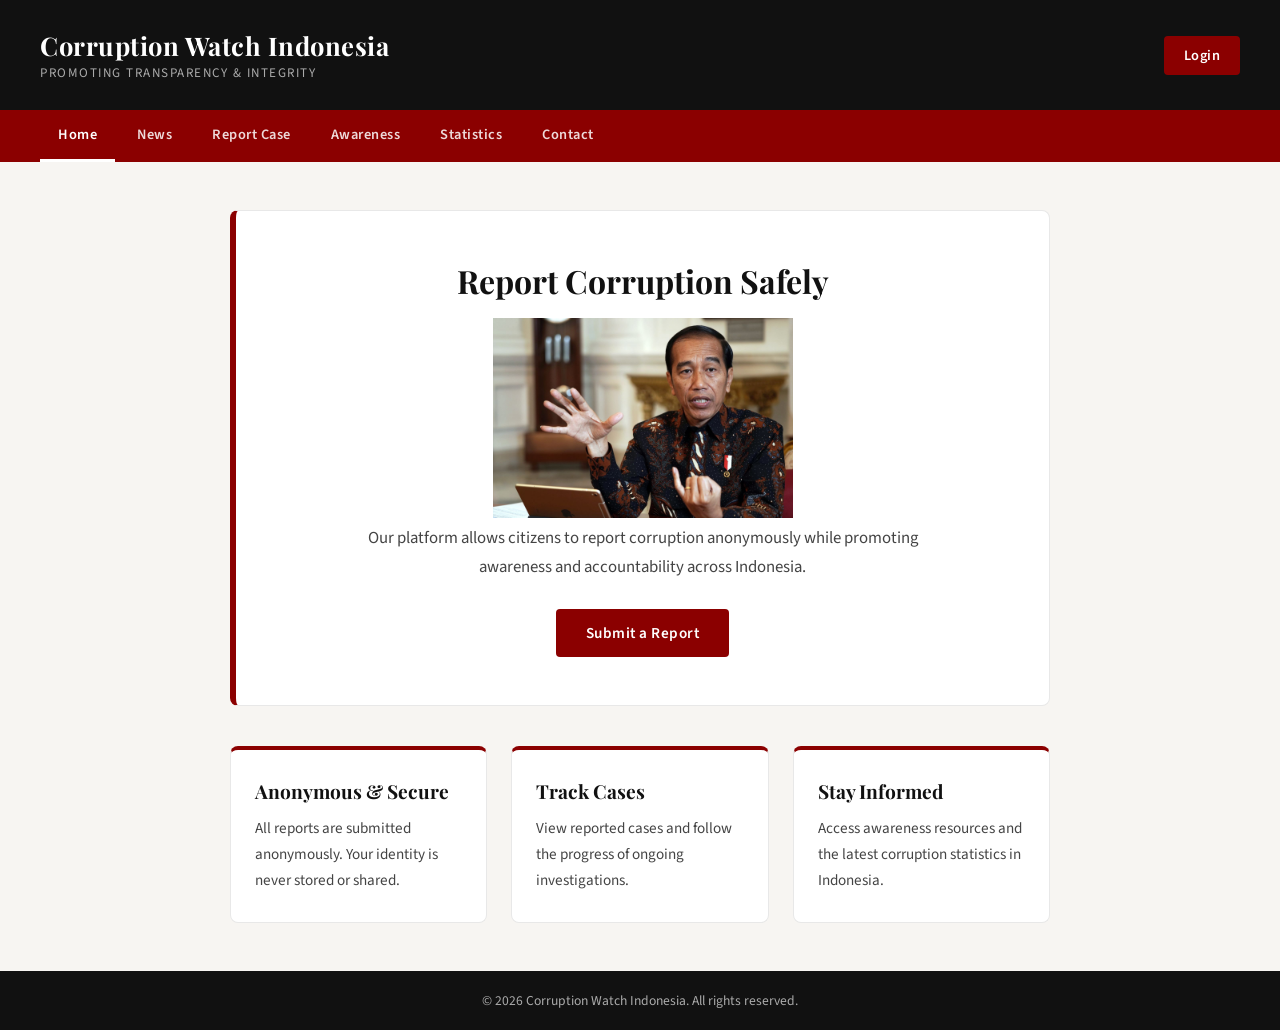
<file: index.html>
<!DOCTYPE html>
<html lang="en">
<head>
    <meta charset="UTF-8">
    <meta name="viewport" content="width=device-width, initial-scale=1.0">
    <title>Corruption Watch Indonesia</title>
    <link rel="stylesheet" href="style.css">
</head>
<body>

    <header>
        <div class="brand">
            <h1>Corruption Watch Indonesia</h1>
            <p>Promoting Transparency &amp; Integrity</p>
        </div>
        <button id="loginBtn">Login</button>
    </header>

    <nav>
        <a href="index.html" class="active">Home</a>
		<a href="news.html">News</a>
        <a href="report.html">Report Case</a>
        <a href="aware.html">Awareness</a>
        <a href="stats.html">Statistics</a>
        <a href="contact.html">Contact</a>
    </nav>

    <main>
        <section class="hero">
            <h2>Report Corruption Safely</h2>
			<img src="wokd.jpg"alt= Our platform allows citizens to report corruption anonymously
                while promoting awareness and accountability across Indonesia." width="300" height="200">
			<p>Our platform allows citizens to report corruption anonymously
                while promoting awareness and accountability across Indonesia.</p>
            <a href="report.html" class="btn">Submit a Report</a>
        </section>

        <div class="card-grid">
            <div class="card">
                <h2>Anonymous &amp; Secure</h2>
                <p>All reports are submitted anonymously. Your identity is never stored or shared.</p>
            </div>
            <div class="card">
                <h2>Track Cases</h2>
                <p>View reported cases and follow the progress of ongoing investigations.</p>
            </div>
            <div class="card">
                <h2>Stay Informed</h2>
                <p>Access awareness resources and the latest corruption statistics in Indonesia.</p>
            </div>
        </div>
    </main>

    <footer>
        <p>&copy; 2026 Corruption Watch Indonesia. All rights reserved.</p>
    </footer>

    <!-- Login Modal -->
    <div id="loginModal" class="modal">
        <div class="modal-content">
            <button class="modal-close" aria-label="Close">&times;</button>
            <h2>Login</h2>
            <div class="form-group">
                <label for="username">Username</label>
                <input type="text" id="username" placeholder="Enter your username">
            </div>
            <div class="form-group">
                <label for="password">Password</label>
                <input type="password" id="password" placeholder="Enter your password">
            </div>
            <button class="btn" style="width:100%">Login</button>
            <p class="modal-footer">Don't have an account? <a href="#">Register</a></p>
        </div>
    </div>

    <script src="script.js"></script>
</body>
</html>
</file>
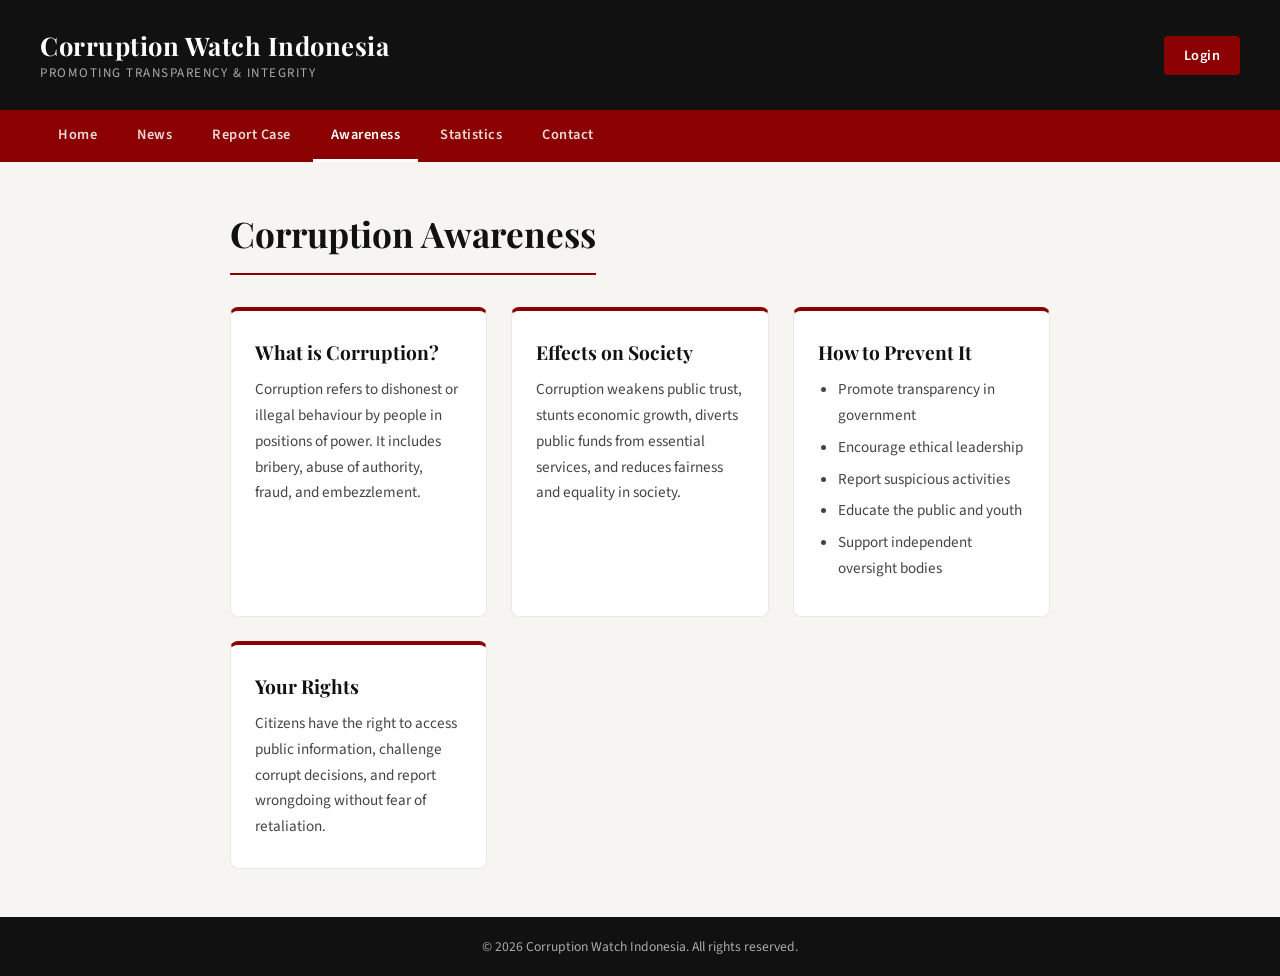
<file: aware.html>
<!DOCTYPE html>
<html lang="en">
<head>
    <meta charset="UTF-8">
    <meta name="viewport" content="width=device-width, initial-scale=1.0">
    <title>Awareness – Corruption Watch Indonesia</title>
    <link rel="stylesheet" href="style.css">
</head>
<body>

    <header>
        <div class="brand">
            <h1>Corruption Watch Indonesia</h1>
            <p>Promoting Transparency &amp; Integrity</p>
        </div>
        <button id="loginBtn">Login</button>
    </header>

    <nav>
        <a href="index.html">Home</a>
		<a href="news.html">News</a>
        <a href="report.html">Report Case</a>
        <a href="aware.html" class="active">Awareness</a>
        <a href="stats.html">Statistics</a>
        <a href="contact.html">Contact</a>
    </nav>

    <main>
        <h1 class="page-title">Corruption Awareness</h1>

        <div class="card-grid">
            <div class="card">
                <h2>What is Corruption?</h2>
                <p>
                    Corruption refers to dishonest or illegal behaviour by people in positions
                    of power. It includes bribery, abuse of authority, fraud, and embezzlement.
                </p>
            </div>

            <div class="card">
                <h2>Effects on Society</h2>
                <p>
                    Corruption weakens public trust, stunts economic growth, diverts public
                    funds from essential services, and reduces fairness and equality in society.
                </p>
            </div>

            <div class="card">
                <h2>How to Prevent It</h2>
                <ul>
                    <li>Promote transparency in government</li>
                    <li>Encourage ethical leadership</li>
                    <li>Report suspicious activities</li>
                    <li>Educate the public and youth</li>
                    <li>Support independent oversight bodies</li>
                </ul>
            </div>

            <div class="card">
                <h2>Your Rights</h2>
                <p>
                    Citizens have the right to access public information, challenge corrupt
                    decisions, and report wrongdoing without fear of retaliation.
                </p>
            </div>
        </div>
    </main>

    <footer>
        <p>&copy; 2026 Corruption Watch Indonesia. All rights reserved.</p>
    </footer>

    <!-- Login Modal -->
    <div id="loginModal" class="modal">
        <div class="modal-content">
            <button class="modal-close" aria-label="Close">&times;</button>
            <h2>Login</h2>
            <div class="form-group">
                <label for="username">Username</label>
                <input type="text" id="username" placeholder="Enter your username">
            </div>
            <div class="form-group">
                <label for="password">Password</label>
                <input type="password" id="password" placeholder="Enter your password">
            </div>
            <button class="btn" style="width:100%">Login</button>
            <p class="modal-footer">Don't have an account? <a href="#">Register</a></p>
        </div>
    </div>

    <script src="script.js"></script>
</body>
</html>
</file>
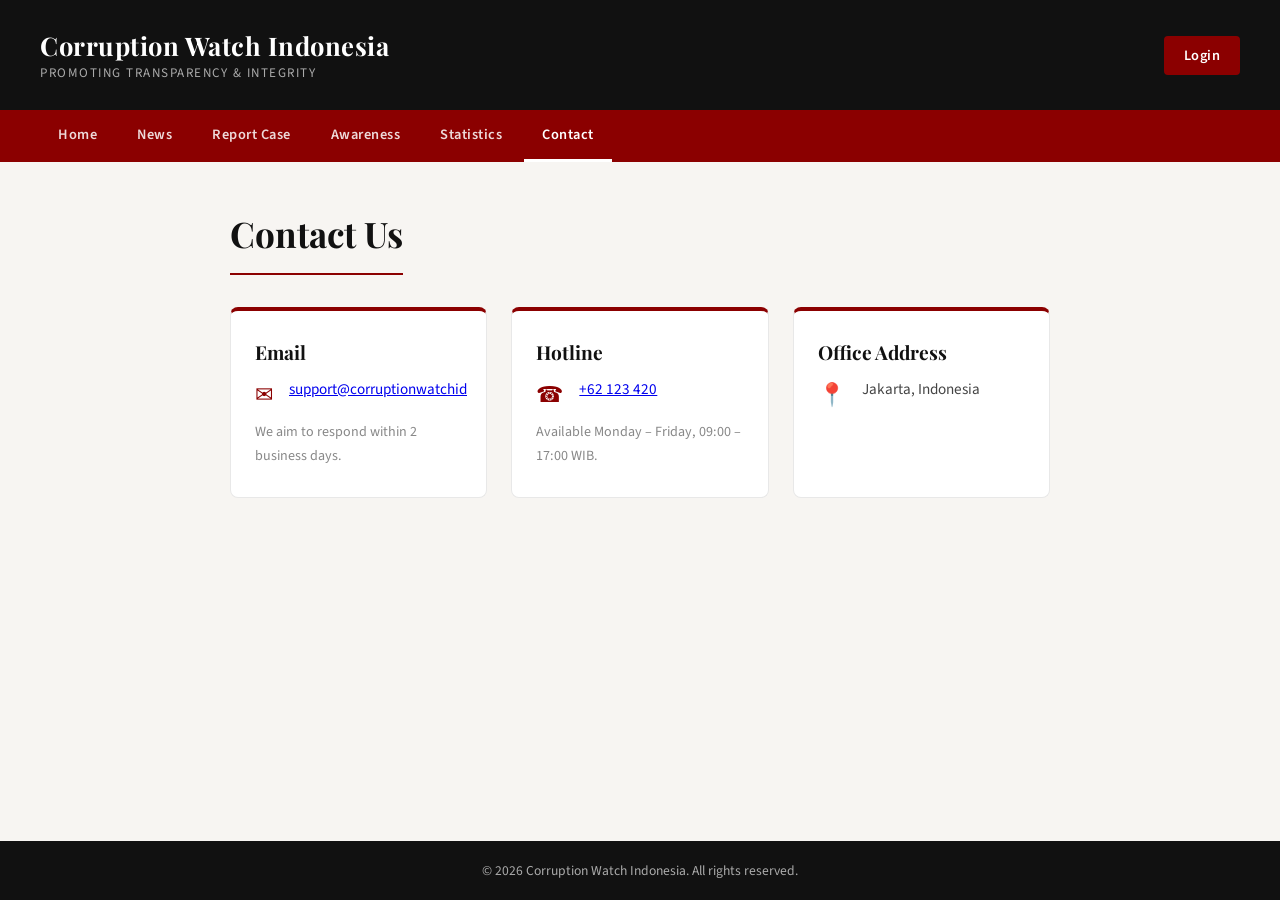
<file: contact.html>
<!DOCTYPE html>
<html lang="en">
<head>
    <meta charset="UTF-8">
    <meta name="viewport" content="width=device-width, initial-scale=1.0">
    <title>Contact – Corruption Watch Indonesia</title>
    <link rel="stylesheet" href="style.css">
</head>
<body>

    <header>
        <div class="brand">
            <h1>Corruption Watch Indonesia</h1>
            <p>Promoting Transparency &amp; Integrity</p>
        </div>
        <button id="loginBtn">Login</button>
    </header>

    <nav>
        <a href="index.html">Home</a>
		<a href="news.html">News</a>
        <a href="report.html">Report Case</a>
        <a href="aware.html">Awareness</a>
        <a href="stats.html">Statistics</a>
        <a href="contact.html" class="active">Contact</a>
    </nav>

    <main>
        <h1 class="page-title">Contact Us</h1>

        <div class="card-grid">
            <div class="card">
                <h2>Email</h2>
                <div class="contact-item">
                    <span class="contact-icon">✉</span>
                    <p><a href="mailto:support@corruptionwatchid.com">support@corruptionwatchid</a></p>
                </div>
                <p style="margin-top:10px; font-size:0.88rem; color:#888;">We aim to respond within 2 business days.</p>
            </div>

            <div class="card">
                <h2>Hotline</h2>
                <div class="contact-item">
                    <span class="contact-icon">☎</span>
                    <p><a href="tel:+62123420">+62 123 420</a></p>
                </div>
                <p style="margin-top:10px; font-size:0.88rem; color:#888;">Available Monday – Friday, 09:00 – 17:00 WIB.</p>
            </div>

            <div class="card">
                <h2>Office Address</h2>
                <div class="contact-item">
                    <span class="contact-icon">📍</span>
                    <p>Jakarta, Indonesia</p>
                </div>
            </div>
        </div>
    </main>

    <footer>
        <p>&copy; 2026 Corruption Watch Indonesia. All rights reserved.</p>
    </footer>

    <!-- Login Modal -->
    <div id="loginModal" class="modal">
        <div class="modal-content">
            <button class="modal-close" aria-label="Close">&times;</button>
            <h2>Login</h2>
            <div class="form-group">
                <label for="username">Username</label>
                <input type="text" id="username" placeholder="Enter your username">
            </div>
            <div class="form-group">
                <label for="password">Password</label>
                <input type="password" id="password" placeholder="Enter your password">
            </div>
            <button class="btn" style="width:100%">Login</button>
            <p class="modal-footer">Don't have an account? <a href="#">Register</a></p>
        </div>
    </div>

    <script src="script.js"></script>
</body>
</html>
</file>
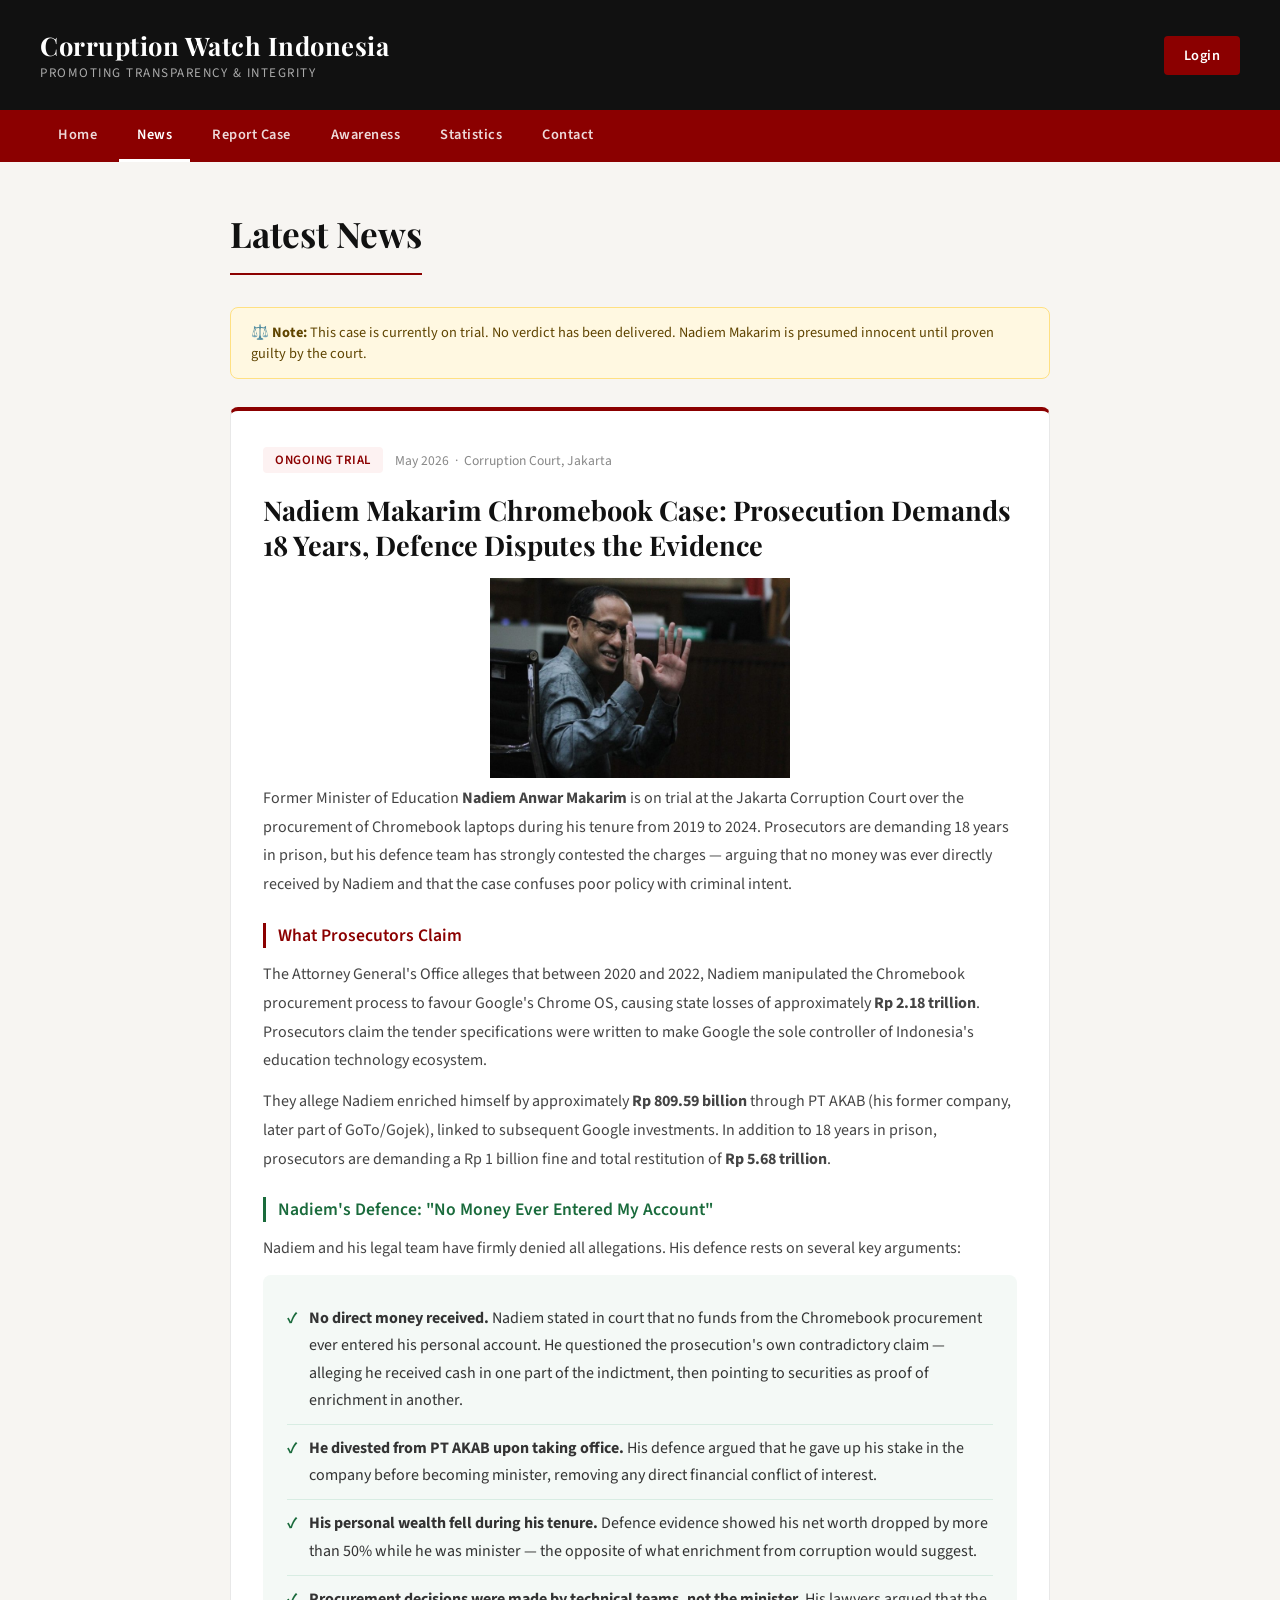
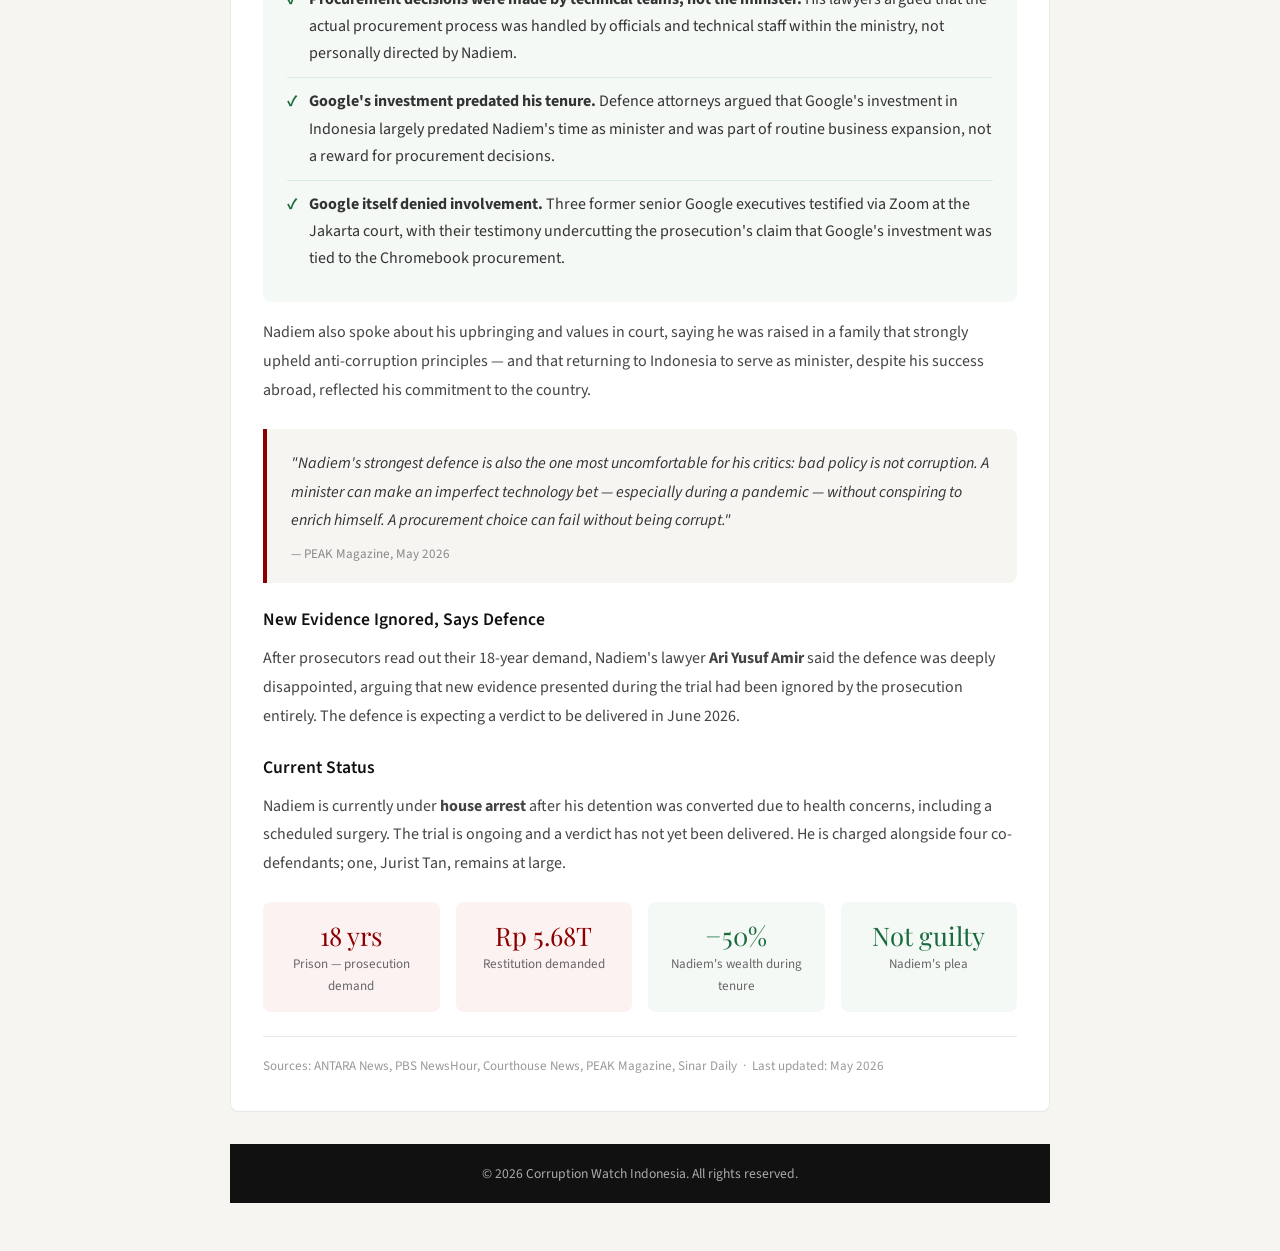
<file: news.html>
<!DOCTYPE html>
<html lang="en">
<head>
    <meta charset="UTF-8">
    <meta name="viewport" content="width=device-width, initial-scale=1.0">
    <title>News – Corruption Watch Indonesia</title>
    <link rel="stylesheet" href="style.css">
</head>
<body>

    <header>
        <div class="brand">
            <h1>Corruption Watch Indonesia</h1>
            <p>Promoting Transparency &amp; Integrity</p>
        </div>
        <button id="loginBtn">Login</button>
    </header>

    <nav>
        <a href="index.html">Home</a>
		<a href="news.html" class="active">News</a>
        <a href="report.html">Report Case</a>
        <a href="aware.html">Awareness</a>
        <a href="stats.html">Statistics</a>
        <a href="contact.html">Contact</a>
    </nav>

     <main>
        <h1 class="page-title">Latest News</h1>

        <div style="background:#fff8e1; border:1px solid #ffe082; border-radius:8px; padding:14px 20px; margin-bottom:28px; font-size:0.9rem; color:#5f4400;">
            ⚖️ <strong>Note:</strong> This case is currently on trial. No verdict has been delivered. Nadiem Makarim is presumed innocent until proven guilty by the court.
        </div>

        <!-- Article -->
        <div style="background:#fff; border:1px solid #e8e8e8; border-top:4px solid #8B0000; border-radius:8px; padding:36px 32px; margin-bottom:32px;">

            <div style="display:flex; align-items:center; gap:12px; margin-bottom:20px;">
                <span style="background:#fdf2f2; color:#8B0000; font-size:0.8rem; font-weight:600; padding:4px 12px; border-radius:4px; letter-spacing:0.5px; text-transform:uppercase;">Ongoing Trial</span>
                <span style="color:#888; font-size:0.85rem;">May 2026 &nbsp;·&nbsp; Corruption Court, Jakarta</span>
            </div>

            <h2 style="font-family:'Playfair Display',Georgia,serif; font-size:1.7rem; margin-bottom:14px; line-height:1.3;">
                Nadiem Makarim Chromebook Case: Prosecution Demands 18 Years, Defence Disputes the Evidence
            </h2>
	<div style="text-align:center">
	<img src="nadiem1.jpg" width="300" height="200"></div>
            <p style="color:#444; line-height:1.8; margin-bottom:24px;">
                Former Minister of Education <strong>Nadiem Anwar Makarim</strong> is on trial at the Jakarta
                Corruption Court over the procurement of Chromebook laptops during his tenure from 2019 to 2024.
                Prosecutors are demanding 18 years in prison, but his defence team has strongly contested the
                charges — arguing that no money was ever directly received by Nadiem and that the case
                confuses poor policy with criminal intent.
            </p>

            <!-- What Prosecutors Claim -->
            <h3 style="font-size:1.1rem; font-weight:600; margin-bottom:12px; color:#8B0000; border-left:3px solid #8B0000; padding-left:12px;">
                What Prosecutors Claim
            </h3>
            <p style="color:#444; line-height:1.8; margin-bottom:12px;">
                The Attorney General's Office alleges that between 2020 and 2022, Nadiem manipulated the
                Chromebook procurement process to favour Google's Chrome OS, causing state losses of approximately
                <strong>Rp 2.18 trillion</strong>. Prosecutors claim the tender specifications were written to
                make Google the sole controller of Indonesia's education technology ecosystem.
            </p>
            <p style="color:#444; line-height:1.8; margin-bottom:24px;">
                They allege Nadiem enriched himself by approximately <strong>Rp 809.59 billion</strong> through
                PT AKAB (his former company, later part of GoTo/Gojek), linked to subsequent Google investments.
                In addition to 18 years in prison, prosecutors are demanding a Rp 1 billion fine and total
                restitution of <strong>Rp 5.68 trillion</strong>.
            </p>

            <!-- Defence Arguments -->
            <h3 style="font-size:1.1rem; font-weight:600; margin-bottom:12px; color:#1a6b3c; border-left:3px solid #1a6b3c; padding-left:12px;">
                Nadiem's Defence: "No Money Ever Entered My Account"
            </h3>

            <p style="color:#444; line-height:1.8; margin-bottom:12px;">
                Nadiem and his legal team have firmly denied all allegations. His defence rests on several
                key arguments:
            </p>

            <div style="background:#f4f9f6; border-radius:8px; padding:20px 24px; margin-bottom:16px;">
                <ul style="list-style:none; padding:0; margin:0;">
                    <li style="padding:10px 0; border-bottom:1px solid #d8ede3; color:#333; line-height:1.7; display:flex; gap:12px;">
                        <span style="color:#1a6b3c; font-weight:700; flex-shrink:0;">✓</span>
                        <span><strong>No direct money received.</strong> Nadiem stated in court that no funds from the Chromebook procurement ever entered his personal account. He questioned the prosecution's own contradictory claim — alleging he received cash in one part of the indictment, then pointing to securities as proof of enrichment in another.</span>
                    </li>
                    <li style="padding:10px 0; border-bottom:1px solid #d8ede3; color:#333; line-height:1.7; display:flex; gap:12px;">
                        <span style="color:#1a6b3c; font-weight:700; flex-shrink:0;">✓</span>
                        <span><strong>He divested from PT AKAB upon taking office.</strong> His defence argued that he gave up his stake in the company before becoming minister, removing any direct financial conflict of interest.</span>
                    </li>
                    <li style="padding:10px 0; border-bottom:1px solid #d8ede3; color:#333; line-height:1.7; display:flex; gap:12px;">
                        <span style="color:#1a6b3c; font-weight:700; flex-shrink:0;">✓</span>
                        <span><strong>His personal wealth fell during his tenure.</strong> Defence evidence showed his net worth dropped by more than 50% while he was minister — the opposite of what enrichment from corruption would suggest.</span>
                    </li>
                    <li style="padding:10px 0; border-bottom:1px solid #d8ede3; color:#333; line-height:1.7; display:flex; gap:12px;">
                        <span style="color:#1a6b3c; font-weight:700; flex-shrink:0;">✓</span>
                        <span><strong>Procurement decisions were made by technical teams, not the minister.</strong> His lawyers argued that the actual procurement process was handled by officials and technical staff within the ministry, not personally directed by Nadiem.</span>
                    </li>
                    <li style="padding:10px 0; border-bottom:1px solid #d8ede3; color:#333; line-height:1.7; display:flex; gap:12px;">
                        <span style="color:#1a6b3c; font-weight:700; flex-shrink:0;">✓</span>
                        <span><strong>Google's investment predated his tenure.</strong> Defence attorneys argued that Google's investment in Indonesia largely predated Nadiem's time as minister and was part of routine business expansion, not a reward for procurement decisions.</span>
                    </li>
                    <li style="padding:10px 0; color:#333; line-height:1.7; display:flex; gap:12px;">
                        <span style="color:#1a6b3c; font-weight:700; flex-shrink:0;">✓</span>
                        <span><strong>Google itself denied involvement.</strong> Three former senior Google executives testified via Zoom at the Jakarta court, with their testimony undercutting the prosecution's claim that Google's investment was tied to the Chromebook procurement.</span>
                    </li>
                </ul>
            </div>

            <p style="color:#444; line-height:1.8; margin-bottom:24px;">
                Nadiem also spoke about his upbringing and values in court, saying he was raised in a family
                that strongly upheld anti-corruption principles — and that returning to Indonesia to serve
                as minister, despite his success abroad, reflected his commitment to the country.
            </p>

            <!-- Key Question -->
            <div style="background:#f7f5f2; border-left:4px solid #8B0000; border-radius:0 8px 8px 0; padding:20px 24px; margin-bottom:24px;">
                <p style="color:#333; line-height:1.8; font-style:italic; margin:0;">
                    "Nadiem's strongest defence is also the one most uncomfortable for his critics:
                    bad policy is not corruption. A minister can make an imperfect technology bet —
                    especially during a pandemic — without conspiring to enrich himself. A procurement
                    choice can fail without being corrupt."
                </p>
                <p style="font-size:0.82rem; color:#888; margin-top:10px; margin-bottom:0;">— PEAK Magazine, May 2026</p>
            </div>

            <!-- Defence also noted -->
            <h3 style="font-size:1.1rem; font-weight:600; margin-bottom:12px; color:#111;">New Evidence Ignored, Says Defence</h3>
            <p style="color:#444; line-height:1.8; margin-bottom:24px;">
                After prosecutors read out their 18-year demand, Nadiem's lawyer <strong>Ari Yusuf Amir</strong>
                said the defence was deeply disappointed, arguing that new evidence presented during the trial
                had been ignored by the prosecution entirely. The defence is expecting a verdict to be delivered
                in June 2026.
            </p>

            <!-- Current Status -->
            <h3 style="font-size:1.1rem; font-weight:600; margin-bottom:12px; color:#111;">Current Status</h3>
            <p style="color:#444; line-height:1.8; margin-bottom:8px;">
                Nadiem is currently under <strong>house arrest</strong> after his detention was converted due
                to health concerns, including a scheduled surgery. The trial is ongoing and a verdict has not
                yet been delivered. He is charged alongside four co-defendants; one, Jurist Tan, remains at large.
            </p>

            <div style="display:grid; grid-template-columns:repeat(auto-fit,minmax(160px,1fr)); gap:16px; margin-top:24px; margin-bottom:24px;">
                <div style="background:#fdf2f2; border-radius:8px; padding:16px; text-align:center;">
                    <span style="font-family:'Playfair Display',Georgia,serif; font-size:1.6rem; color:#8B0000; display:block;">18 yrs</span>
                    <span style="font-size:0.82rem; color:#666;">Prison — prosecution demand</span>
                </div>
                <div style="background:#fdf2f2; border-radius:8px; padding:16px; text-align:center;">
                    <span style="font-family:'Playfair Display',Georgia,serif; font-size:1.6rem; color:#8B0000; display:block;">Rp 5.68T</span>
                    <span style="font-size:0.82rem; color:#666;">Restitution demanded</span>
                </div>
                <div style="background:#f4f9f6; border-radius:8px; padding:16px; text-align:center;">
                    <span style="font-family:'Playfair Display',Georgia,serif; font-size:1.6rem; color:#1a6b3c; display:block;">−50%</span>
                    <span style="font-size:0.82rem; color:#666;">Nadiem's wealth during tenure</span>
                </div>
                <div style="background:#f4f9f6; border-radius:8px; padding:16px; text-align:center;">
                    <span style="font-family:'Playfair Display',Georgia,serif; font-size:1.6rem; color:#1a6b3c; display:block;">Not guilty</span>
                    <span style="font-size:0.82rem; color:#666;">Nadiem's plea</span>
                </div>
            </div>

            <div style="margin-top:24px; padding-top:20px; border-top:1px solid #e8e8e8; font-size:0.82rem; color:#999;">
                Sources: ANTARA News, PBS NewsHour, Courthouse News, PEAK Magazine, Sinar Daily &nbsp;·&nbsp; Last updated: May 2026
            </div>
        </div>

    <footer>
        <p>&copy; 2026 Corruption Watch Indonesia. All rights reserved.</p>
    </footer>

    <!-- Login Modal -->
    <div id="loginModal" class="modal">
        <div class="modal-content">
            <button class="modal-close" aria-label="Close">&times;</button>
            <h2>Login</h2>
            <div class="form-group">
                <label for="username">Username</label>
                <input type="text" id="username" placeholder="Enter your username">
            </div>
            <div class="form-group">
                <label for="password">Password</label>
                <input type="password" id="password" placeholder="Enter your password">
            </div>
            <button class="btn" style="width:100%">Login</button>
            <p class="modal-footer">Don't have an account? <a href="#">Register</a></p>
        </div>
    </div>

    <script src="script.js"></script>
</body>
</html>
</file>
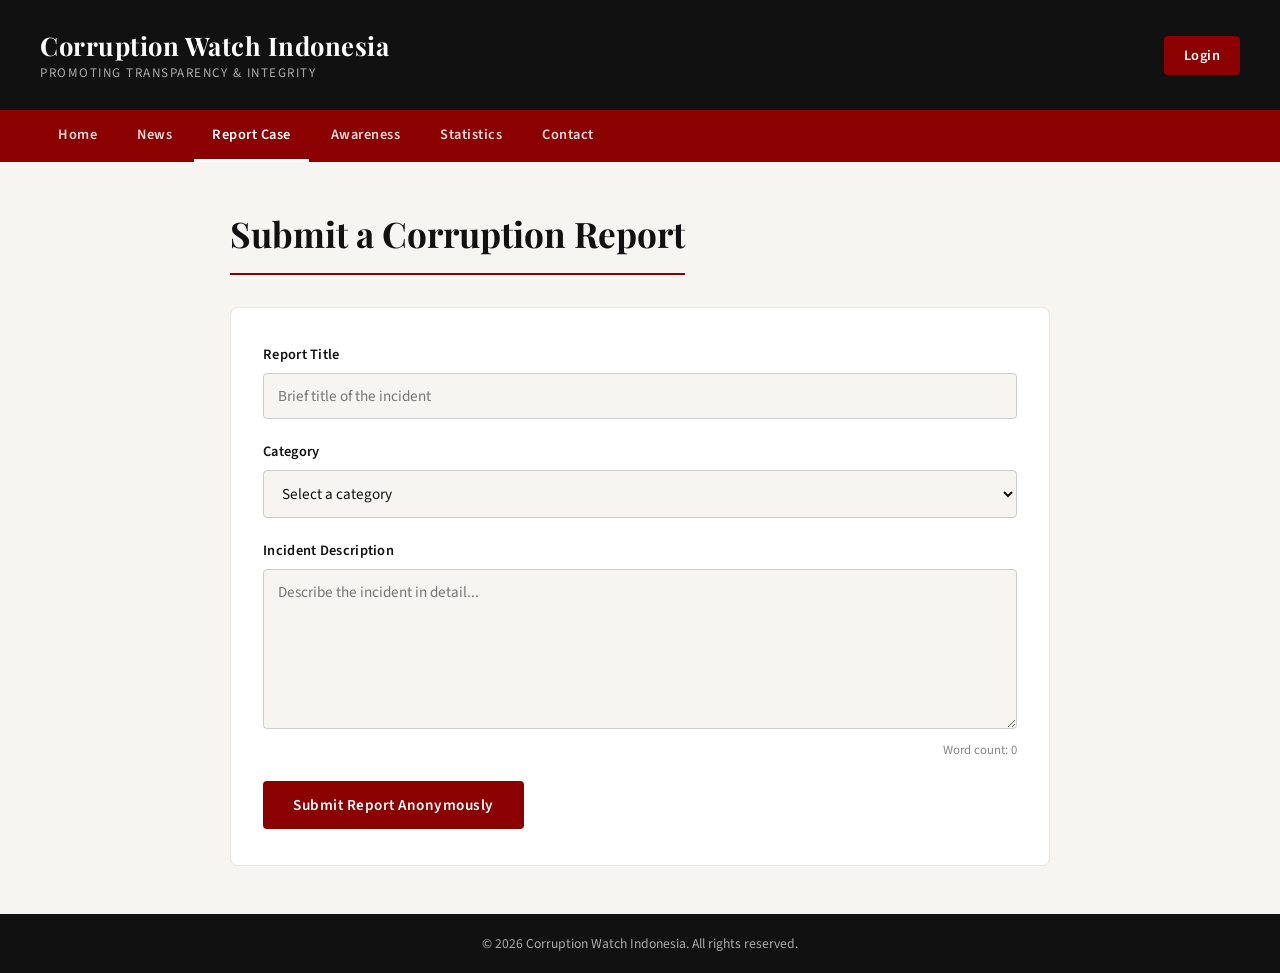
<file: report.html>
<!DOCTYPE html>
<html lang="en">
<head>
    <meta charset="UTF-8">
    <meta name="viewport" content="width=device-width, initial-scale=1.0">
    <title>Report Case – Corruption Watch Indonesia</title>
    <link rel="stylesheet" href="style.css">
</head>
<body>

    <header>
        <div class="brand">
            <h1>Corruption Watch Indonesia</h1>
            <p>Promoting Transparency &amp; Integrity</p>
        </div>
        <button id="loginBtn">Login</button>
    </header>

    <nav>
        <a href="index.html">Home</a>
		<a href="news.html">News</a>
        <a href="report.html" class="active">Report Case</a>
        <a href="aware.html">Awareness</a>
        <a href="stats.html">Statistics</a>
        <a href="contact.html">Contact</a>
    </nav>

    <main>
        <h1 class="page-title">Submit a Corruption Report</h1>

        <div class="report-form">
            <div class="form-group">
                <label for="title">Report Title</label>
                <input type="text" id="title" placeholder="Brief title of the incident">
            </div>

            <div class="form-group">
                <label for="category">Category</label>
                <select id="category">
                    <option value="">Select a category</option>
                    <option value="bribery">Bribery</option>
                    <option value="fraud">Fraud</option>
                    <option value="abuse">Abuse of Power</option>
                    <option value="laundering">Money Laundering</option>
                    <option value="other">Other</option>
                </select>
            </div>

            <div class="form-group">
                <label for="incident">Incident Description</label>
                <textarea id="incident" placeholder="Describe the incident in detail..." oninput="countWords()"></textarea>
                <p class="word-count">Word count: <span id="wordCount">0</span></p>
            </div>

            <button class="btn" onclick="submitReport()">Submit Report Anonymously</button>
        </div>
    </main>

    <footer>
        <p>&copy; 2026 Corruption Watch Indonesia. All rights reserved.</p>
    </footer>

    <!-- Login Modal -->
    <div id="loginModal" class="modal">
        <div class="modal-content">
            <button class="modal-close" aria-label="Close">&times;</button>
            <h2>Login</h2>
            <div class="form-group">
                <label for="username">Username</label>
                <input type="text" id="username" placeholder="Enter your username">
            </div>
            <div class="form-group">
                <label for="password">Password</label>
                <input type="password" id="password" placeholder="Enter your password">
            </div>
            <button class="btn" style="width:100%">Login</button>
            <p class="modal-footer">Don't have an account? <a href="#">Register</a></p>
        </div>
    </div>

    <script src="script.js"></script>
</body>
</html>
</file>
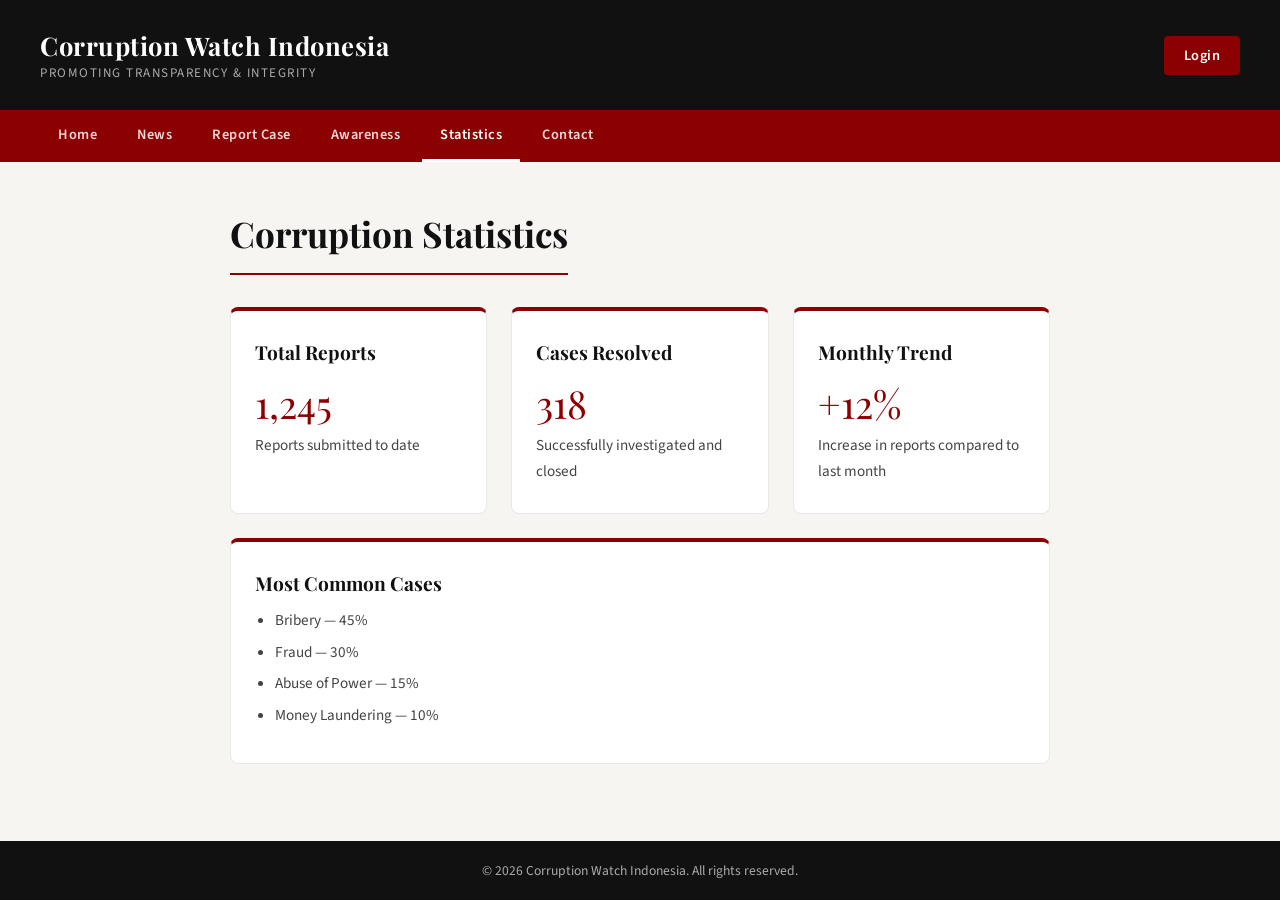
<file: stats.html>
<!DOCTYPE html>
<html lang="en">
<head>
    <meta charset="UTF-8">
    <meta name="viewport" content="width=device-width, initial-scale=1.0">
    <title>Statistics – Corruption Watch Indonesia</title>
    <link rel="stylesheet" href="style.css">
</head>
<body>

    <header>
        <div class="brand">
            <h1>Corruption Watch Indonesia</h1>
            <p>Promoting Transparency &amp; Integrity</p>
        </div>
        <button id="loginBtn">Login</button>
    </header>

    <nav>
        <a href="index.html">Home</a>
		<a href="news.html">News</a>
        <a href="report.html">Report Case</a>
        <a href="aware.html">Awareness</a>
        <a href="stats.html" class="active">Statistics</a>
        <a href="contact.html">Contact</a>
    </nav>

    <main>
        <h1 class="page-title">Corruption Statistics</h1>

        <div class="card-grid">
            <div class="card">
                <h2>Total Reports</h2>
                <span class="stat-number">1,245</span>
                <p>Reports submitted to date</p>
            </div>

            <div class="card">
                <h2>Cases Resolved</h2>
                <span class="stat-number">318</span>
                <p>Successfully investigated and closed</p>
            </div>

            <div class="card">
                <h2>Monthly Trend</h2>
                <span class="stat-number">+12%</span>
                <p>Increase in reports compared to last month</p>
            </div>
        </div>

        <div class="card" style="margin-top: 24px;">
            <h2>Most Common Cases</h2>
            <ul>
                <li>Bribery — 45%</li>
                <li>Fraud — 30%</li>
                <li>Abuse of Power — 15%</li>
                <li>Money Laundering — 10%</li>
            </ul>
        </div>
    </main>

    <footer>
        <p>&copy; 2026 Corruption Watch Indonesia. All rights reserved.</p>
    </footer>

    <!-- Login Modal -->
    <div id="loginModal" class="modal">
        <div class="modal-content">
            <button class="modal-close" aria-label="Close">&times;</button>
            <h2>Login</h2>
            <div class="form-group">
                <label for="username">Username</label>
                <input type="text" id="username" placeholder="Enter your username">
            </div>
            <div class="form-group">
                <label for="password">Password</label>
                <input type="password" id="password" placeholder="Enter your password">
            </div>
            <button class="btn" style="width:100%">Login</button>
            <p class="modal-footer">Don't have an account? <a href="#">Register</a></p>
        </div>
    </div>

    <script src="script.js"></script>
</body>
</html>
</file>
<file: style.css>
@import url('https://fonts.googleapis.com/css2?family=Playfair+Display:wght@700&family=Source+Sans+3:wght@400;600&display=swap');

*, *::before, *::after {
    box-sizing: border-box;
    margin: 0;
    padding: 0;
}

:root {
    --red: #8B0000;
    --red-light: #a52828;
    --red-pale: #fdf2f2;
    --black: #111111;
    --gray: #444444;
    --gray-light: #e8e8e8;
    --bg: #f7f5f2;
    --white: #ffffff;
    --font-display: 'Playfair Display', Georgia, serif;
    --font-body: 'Source Sans 3', Arial, sans-serif;
}

body {
    font-family: var(--font-body);
    background-color: var(--bg);
    color: var(--black);
    min-height: 100vh;
    display: flex;
    flex-direction: column;
}

/* ── Header ── */
header {
    background-color: var(--black);
    color: var(--white);
    padding: 28px 40px;
    display: flex;
    align-items: center;
    justify-content: space-between;
    position: relative;
}

header .brand h1 {
    font-family: var(--font-display);
    font-size: 1.6rem;
    color: var(--white);
    letter-spacing: 0.5px;
}

header .brand p {
    font-size: 0.82rem;
    color: #aaaaaa;
    margin-top: 2px;
    letter-spacing: 1.5px;
    text-transform: uppercase;
}

/* ── Login Button ── */
#loginBtn {
    padding: 9px 20px;
    background-color: var(--red);
    color: var(--white);
    border: none;
    border-radius: 4px;
    cursor: pointer;
    font-family: var(--font-body);
    font-size: 0.9rem;
    font-weight: 600;
    letter-spacing: 0.5px;
    transition: background 0.2s;
    flex-shrink: 0;
}

#loginBtn:hover {
    background-color: var(--red-light);
}

/* ── Navigation ── */
nav {
    background-color: var(--red);
    padding: 0 40px;
    display: flex;
    gap: 4px;
}

nav a {
    color: rgba(255,255,255,0.85);
    text-decoration: none;
    padding: 14px 18px;
    font-size: 0.9rem;
    font-weight: 600;
    letter-spacing: 0.5px;
    display: inline-block;
    border-bottom: 3px solid transparent;
    transition: color 0.2s, border-color 0.2s;
}

nav a:hover,
nav a.active {
    color: var(--white);
    border-bottom-color: var(--white);
}

/* ── Main content wrapper ── */
main {
    flex: 1;
    padding: 48px 40px;
    max-width: 900px;
    margin: 0 auto;
    width: 100%;
}

/* ── Page title ── */
.page-title {
    font-family: var(--font-display);
    font-size: 2.2rem;
    color: var(--black);
    margin-bottom: 32px;
    padding-bottom: 16px;
    border-bottom: 2px solid var(--red);
    display: inline-block;
}

/* ── Cards ── */
.card-grid {
    display: grid;
    grid-template-columns: repeat(auto-fit, minmax(240px, 1fr));
    gap: 24px;
}

.card {
    background: var(--white);
    border: 1px solid var(--gray-light);
    border-radius: 8px;
    padding: 28px 24px;
    border-top: 4px solid var(--red);
}

.card h2 {
    font-family: var(--font-display);
    font-size: 1.2rem;
    margin-bottom: 12px;
    color: var(--black);
}

.card p,
.card li {
    font-size: 0.95rem;
    line-height: 1.7;
    color: var(--gray);
}

.card ul {
    padding-left: 20px;
}

.card ul li {
    margin-bottom: 6px;
}

/* ── Hero section (index only) ── */
.hero {
    background: var(--white);
    border-radius: 8px;
    border: 1px solid var(--gray-light);
    border-left: 6px solid var(--red);
    padding: 48px 40px;
    margin-bottom: 40px;
    text-align: center;
}

.hero h2 {
    font-family: var(--font-display);
    font-size: 2rem;
    margin-bottom: 16px;
    color: var(--black);
}

.hero p {
    font-size: 1.05rem;
    color: var(--gray);
    max-width: 560px;
    margin: 0 auto 28px;
    line-height: 1.7;
}

/* ── Buttons ── */
.btn {
    display: inline-block;
    background-color: var(--red);
    color: var(--white);
    border: none;
    padding: 13px 30px;
    cursor: pointer;
    font-family: var(--font-body);
    font-size: 0.95rem;
    font-weight: 600;
    border-radius: 4px;
    letter-spacing: 0.5px;
    transition: background 0.2s;
    text-decoration: none;
}

.btn:hover {
    background-color: var(--red-light);
}

/* ── Report form ── */
.report-form {
    background: var(--white);
    border: 1px solid var(--gray-light);
    border-radius: 8px;
    padding: 36px 32px;
}

.form-group {
    margin-bottom: 22px;
}

.form-group label {
    display: block;
    font-weight: 600;
    font-size: 0.9rem;
    margin-bottom: 8px;
    color: var(--black);
    letter-spacing: 0.3px;
}

.form-group input,
.form-group textarea,
.form-group select {
    width: 100%;
    padding: 11px 14px;
    border: 1px solid #cccccc;
    border-radius: 4px;
    font-family: var(--font-body);
    font-size: 0.95rem;
    color: var(--black);
    background: var(--bg);
    transition: border-color 0.2s;
}

.form-group input:focus,
.form-group textarea:focus,
.form-group select:focus {
    outline: none;
    border-color: var(--red);
}

.form-group textarea {
    height: 160px;
    resize: vertical;
}

.word-count {
    font-size: 0.8rem;
    color: #888;
    margin-top: 6px;
    text-align: right;
}

/* ── Contact info ── */
.contact-item {
    display: flex;
    align-items: flex-start;
    gap: 16px;
    margin-bottom: 8px;
}

.contact-icon {
    font-size: 1.4rem;
    color: var(--red);
    flex-shrink: 0;
    margin-top: 2px;
}

/* ── Stat highlight ── */
.stat-number {
    font-family: var(--font-display);
    font-size: 2.4rem;
    color: var(--red);
    display: block;
    margin-bottom: 4px;
}

/* ── Modal ── */
.modal {
    display: none;
    position: fixed;
    z-index: 999;
    left: 0;
    top: 0;
    width: 100%;
    height: 100%;
    background-color: rgba(0, 0, 0, 0.65);
}

.modal-content {
    background: var(--white);
    width: 340px;
    margin: 10% auto;
    padding: 36px 32px;
    border-radius: 8px;
    border-top: 4px solid var(--red);
    position: relative;
}

.modal-content h2 {
    font-family: var(--font-display);
    font-size: 1.5rem;
    margin-bottom: 20px;
    text-align: center;
}

.modal-content .form-group input {
    background: var(--white);
}

.modal-close {
    position: absolute;
    top: 12px;
    right: 16px;
    font-size: 1.4rem;
    cursor: pointer;
    color: #888;
    background: none;
    border: none;
    line-height: 1;
}

.modal-close:hover {
    color: var(--black);
}

.modal-footer {
    text-align: center;
    margin-top: 16px;
    font-size: 0.88rem;
    color: var(--gray);
}

/* ── Footer ── */
footer {
    background-color: var(--black);
    color: #aaaaaa;
    text-align: center;
    padding: 20px 40px;
    font-size: 0.85rem;
}
</file>
